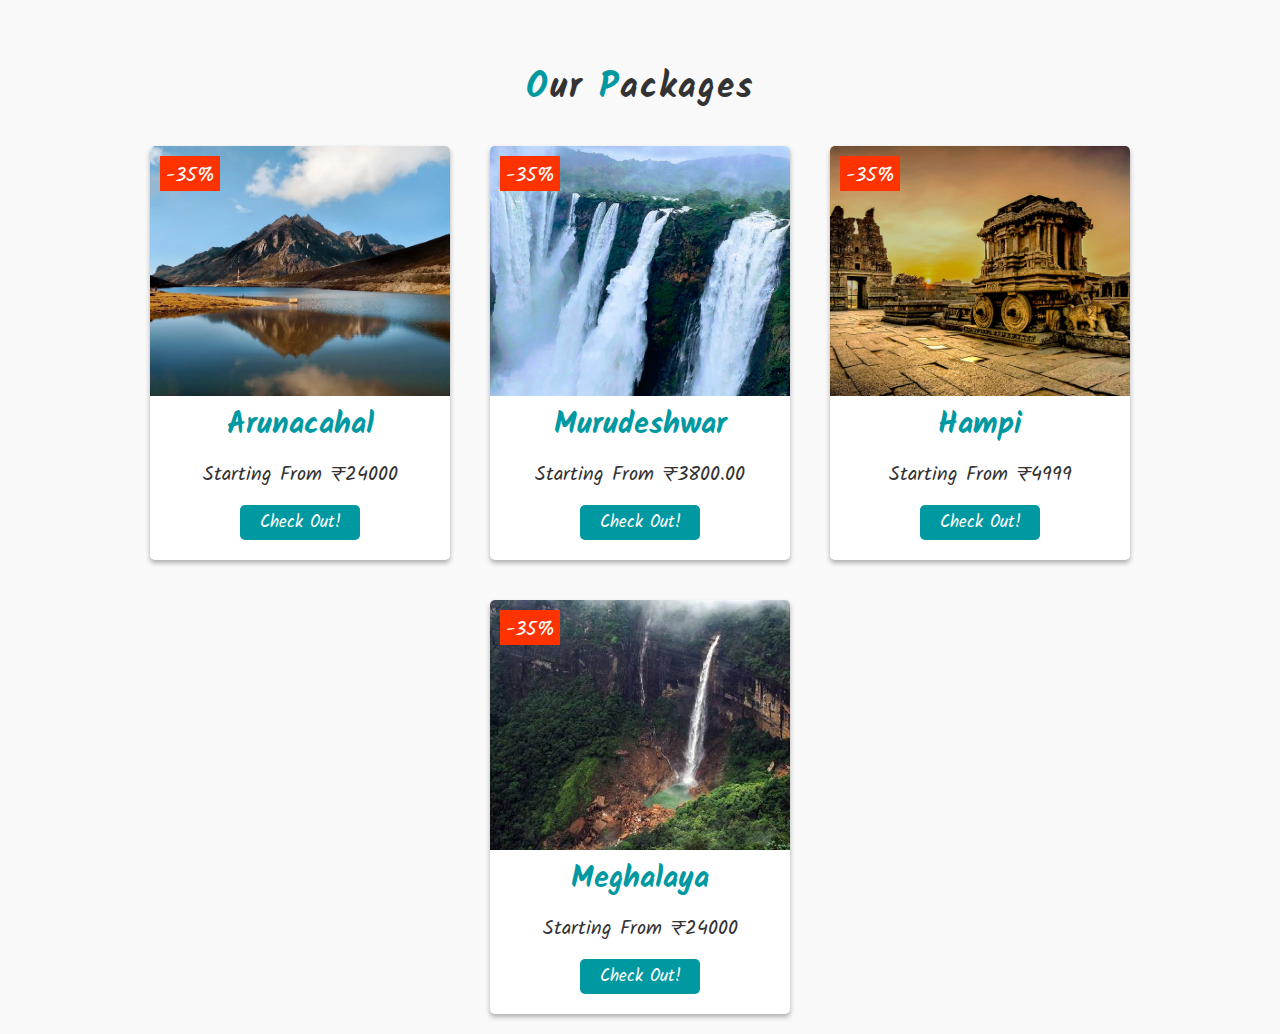
<file: html/packages.html>
<!DOCTYPE html>
<html lang="en">
<head>
    <meta charset="UTF-8">
    <meta http-equiv="X-UA-Compatible" content="IE=edge">
    <meta name="viewport" content="width=device-width, initial-scale=1.0">
    <link rel="stylesheet" href="css/package.css">
    <title>Package</title>
</head>
<body>
    
<section class="feature" id="feature">

    <h1 class="heading"><span>O</span>ur <span>P</span>ackages</h1>
    
    <div class="card-container">

        <div class="card">
            <span class="discount">-35%</span>
            <img src="images/arunachal1.webp" alt="">
            <div class="content">
                <h3 class="title">Arunacahal</h3>
               
                 <div class="price"> starting from ₹24000 <span></span> </div>
                <a href="catalog.html"><button class="btn">check out!</button></a>
            </div>
        </div>
    
        <div class="card">
            <span class="discount">-35%</span>
            <img src="images/murudeshwar" alt="">
            <div class="content">
                <h3 class="title">Murudeshwar</h3>
               
                 <div class="price"> starting from  ₹3800.00 <span></span> </div>
                <a href="catalog2.html"><button class="btn">check out!</button></a>
            </div>
        </div>

        <div class="card">
            <span class="discount">-35%</span>
            <img src="images/Hampi1.jpg" alt="">
            <div class="content">
                <h3 class="title">Hampi</h3>
               
                 <div class="price"> starting from  ₹4999 <span></span> </div>
                <a href="catalog3.html"><button class="btn">check out!</button></a>
            </div>
        </div>


        <div class="card">
            <span class="discount">-35%</span>
            <img src="images/meghalaya1.jpg" alt="">
            <div class="content">
                <h3 class="title">Meghalaya</h3>
               
                 <div class="price">starting from  ₹24000 <span></span> </div>
                <a href="catalog1.html"><button class="btn">check out!</button></a>
            </div>

        </div>
    
    </div>
    
    </section>
</body>
</html>
</file>
<file: html/css/package.css>
@import url('https://fonts.googleapis.com/css2?family=Kalam:wght@300;400;700&display=swap');

*{
  font-family: 'Kalam', cursive;
  padding: 0; margin: 0;
  box-sizing: border-box;
  text-decoration: none;
  text-transform: capitalize;
}

html{
  overflow-x: hidden;
  font-size: 62.5%;
}

.heading{
    color:#333;
    font-size: 3.5rem;
    padding: 1rem;
    padding-top: 6rem;
    text-align: center;
    letter-spacing: .2rem;
  }
  
  .heading span{
    color:#0098a1;
  }

.feature{
    min-height:100vh;
    background:#f9f9f9;
  }
  
  .feature .card-container{
    display: flex;
    align-items: center;
    justify-content: center;
    flex-wrap: wrap;
    width: 100%;
  }
  
  .feature .card-container .card{
    width:30rem;
    margin:2rem;
    background: #fff;
    border-radius: .5rem;
    box-shadow: 0 .3rem .5rem rgba(0,0,0,.3);
    overflow: hidden;
    position: relative;
  }
  
  .feature .card-container .card img{
    height:25rem;
    width: 100%;
    object-fit: cover;
  }
  
  .feature .card-container .content{
    padding-bottom: 2rem;
    text-align: center;
  }
  
  .feature .card-container .content .title{
    color:#0098a1;
    font-size: 3rem;
  }
  
  .feature .card-container .content p{
    color:#333;
    font-size: 1.3rem;
    padding:1rem;
  }
  
  .feature .card-container .content .stars i{
    padding:0 .2rem;
    font-size: 2rem;
    color:gold;
  }
  
  .feature .card-container .content .btn{
    font-size: 1.7rem;
    margin-top: 1.4rem;
    height:3.5rem;
    width:12rem;
    border-radius: .5rem;
    outline: none;
    border:none;
    background: #0098a1;
    color:#fff;
    cursor: pointer;
    transition: .2s linear;
  }
  
  .feature .card-container .content .btn:hover{
    background: none;
    border:.2rem solid #0098a1;
    color:#0098a1;
  }
  
  .feature .card-container .card .discount{
    position: absolute;
    top:1rem; left: 1rem;
    display: block;
    height:3.5rem;
    width:6rem;
    background: #ff3300;
    color:#fff;
    line-height: 4rem;
    text-align: center;
    font-size: 2rem;
  }

 
.price{
    font-size: 2rem;
    color:#333;
    padding-top: 1rem;
  }
  
 .price span{
    color:#666;
    font-size: 1.5rem;
    text-decoration: line-through;
  }
</file>
